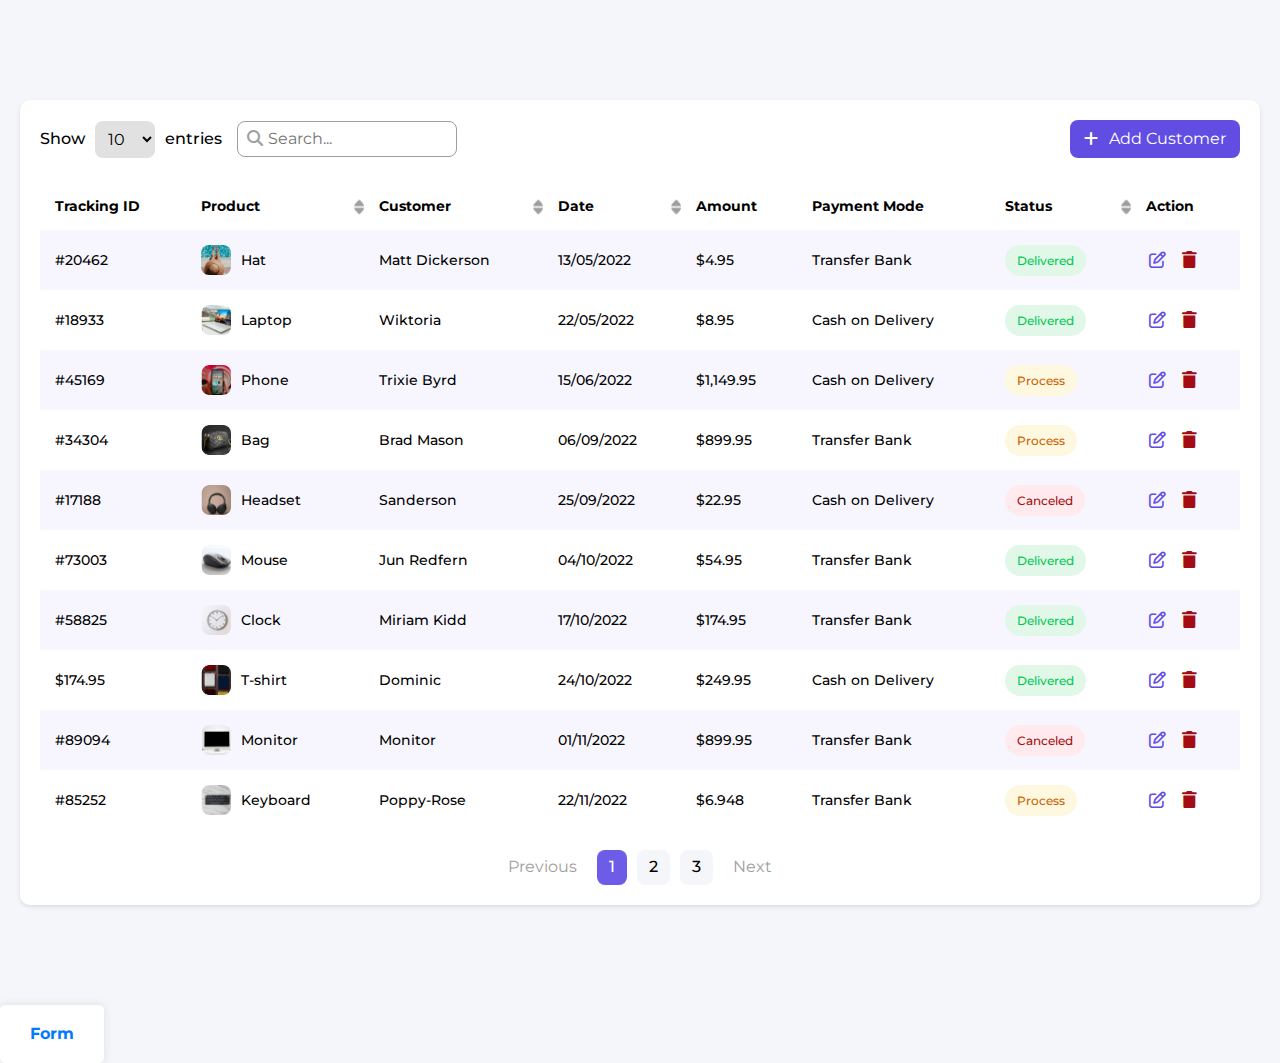
<file: index.html>
<!DOCTYPE html>
<html lang="en">
  <head>
    <meta charset="UTF-8" />
    <meta name="viewport" content="width=device-width, initial-scale=1.0" />
    <!-- css -->
    <link rel="stylesheet" href="style.css" />
    <link rel="stylesheet" href="normalize.css" />
    <!-- Font -->
    <link rel="preconnect" href="https://fonts.googleapis.com" />
    <link rel="preconnect" href="https://fonts.gstatic.com" crossorigin />
    <link
      href="https://fonts.googleapis.com/css2?family=Montserrat:ital,wght@0,100..900;1,100..900&display=swap"
      rel="stylesheet" />
    <link
      rel="stylesheet"
      href="https://cdnjs.cloudflare.com/ajax/libs/font-awesome/6.7.2/css/all.min.css"
      integrity="sha512-Evv84Mr4kqVGRNSgIGL/F/aIDqQb7xQ2vcrdIwxfjThSH8CSR7PBEakCr51Ck+w+/U6swU2Im1vVX0SVk9ABhg=="
      crossorigin="anonymous"
      referrerpolicy="no-referrer" />
    <!-- Favicon -->
    <link rel="icon" href="pe.icon" />
    <title>Order Tracking System</title>
  </head>
  <body>
    <!-- Table-Section -->
    <section class="Table">
      <div class="container">
        <!-- Header-Table -->
        <div class="header">
          <div class="right-headr">
            <div class="entries">
              <span>Show</span>
              <select>
                <option>10</option>
                <option>20</option>
                <option>30</option>
                <option>40</option>
              </select>
              <span>entries</span>
            </div>
            <div class="search">
              <input type="search" placeholder="Search..." />
              <span class="search-icon"
                ><i class="fa-solid fa-magnifying-glass"></i
              ></span>
            </div>
          </div>
          <button class="add-customer">
            <i class="fa-solid fa-plus"></i> Add Customer
          </button>
        </div>
        <!-- Table -->
        <table>
          <thead>
            <tr>
              <th>Tracking ID</th>
              <th>Product</th>
              <th>Customer</th>
              <th>Date</th>
              <th>Amount</th>
              <th>Payment Mode</th>
              <th>Status</th>
              <th>Action</th>
            </tr>
          </thead>
          <!--  -->
          <tbody>
            <!-- 1 -->
            <tr>
              <td>#20462</td>
              <td>
                <div class="product">
                  <img src="imge/Hat.jpg" alt="Hat" />
                  <span>Hat</span>
                </div>
              </td>
              <td>Matt Dickerson</td>
              <td>13/05/2022</td>
              <td>$4.95</td>
              <td>Transfer Bank</td>
              <td><span class="status delivered">Delivered</span></td>
              <td class="actions">
                <button>
                  <i
                    class="fa-regular fa-pen-to-square"
                    style="color: rgba(98, 77, 227, 1)"></i>
                </button>
                <button>
                  <i
                    class="fa-solid fa-trash"
                    style="color: rgba(163, 13, 17, 1)"></i>
                </button>
              </td>
            </tr>
            <!-- 2 -->
            <tr>
              <td>#18933</td>
              <td>
                <div class="product">
                  <img src="imge/Laptop.png" alt="Laptop" />
                  <span>Laptop</span>
                </div>
              </td>
              <td>Wiktoria</td>
              <td>22/05/2022</td>
              <td>$8.95</td>
              <td>Cash on Delivery</td>
              <td><span class="status delivered">Delivered</span></td>
              <td class="actions">
                <button>
                  <i
                    class="fa-regular fa-pen-to-square"
                    style="color: rgba(98, 77, 227, 1)"></i>
                </button>
                <button>
                  <i
                    class="fa-solid fa-trash"
                    style="color: rgba(163, 13, 17, 1)"></i>
                </button>
              </td>
            </tr>
            <!-- 3 -->
            <tr>
              <td>#45169</td>
              <td>
                <div class="product">
                  <img src="imge/Phone.png" alt="Phone" />
                  <span>Phone</span>
                </div>
              </td>
              <td>Trixie Byrd</td>
              <td>15/06/2022</td>
              <td>$1,149.95</td>
              <td>Cash on Delivery</td>
              <td><span class="status Process">Process</span></td>
              <td class="actions">
                <button>
                  <i
                    class="fa-regular fa-pen-to-square"
                    style="color: rgba(98, 77, 227, 1)"></i>
                </button>
                <button>
                  <i
                    class="fa-solid fa-trash"
                    style="color: rgba(163, 13, 17, 1)"></i>
                </button>
              </td>
            </tr>
            <!-- 4 -->
            <tr>
              <td>#34304</td>
              <td>
                <div class="product">
                  <img src="imge/Bag.png" alt="Bag" />
                  <span>Bag</span>
                </div>
              </td>
              <td>Brad Mason</td>
              <td>06/09/2022</td>
              <td>$899.95</td>
              <td>Transfer Bank</td>
              <td><span class="status Process">Process</span></td>
              <td class="actions">
                <button>
                  <i
                    class="fa-regular fa-pen-to-square"
                    style="color: rgba(98, 77, 227, 1)"></i>
                </button>
                <button>
                  <i
                    class="fa-solid fa-trash"
                    style="color: rgba(163, 13, 17, 1)"></i>
                </button>
              </td>
            </tr>
            <!-- 5 -->
            <tr>
              <td>#17188</td>
              <td>
                <div class="product">
                  <img src="imge/Headset.png" alt="Headset" />
                  <span>Headset</span>
                </div>
              </td>
              <td>Sanderson</td>
              <td>25/09/2022</td>
              <td>$22.95</td>
              <td>Cash on Delivery</td>
              <td><span class="status Canceled">Canceled</span></td>
              <td class="actions">
                <button>
                  <i
                    class="fa-regular fa-pen-to-square"
                    style="color: rgba(98, 77, 227, 1)"></i>
                </button>
                <button>
                  <i
                    class="fa-solid fa-trash"
                    style="color: rgba(163, 13, 17, 1)"></i>
                </button>
              </td>
            </tr>
            <!-- 6 -->
            <tr>
              <td>#73003</td>
              <td>
                <div class="product">
                  <img src="imge/Mouse.png" alt="Mouse" />
                  <span>Mouse</span>
                </div>
              </td>
              <td>Jun Redfern</td>
              <td>04/10/2022</td>
              <td>$54.95</td>
              <td>Transfer Bank</td>
              <td><span class="status delivered">Delivered</span></td>
              <td class="actions">
                <button>
                  <i
                    class="fa-regular fa-pen-to-square"
                    style="color: rgba(98, 77, 227, 1)"></i>
                </button>
                <button>
                  <i
                    class="fa-solid fa-trash"
                    style="color: rgba(163, 13, 17, 1)"></i>
                </button>
              </td>
            </tr>
            <!-- 7 -->
            <tr>
              <td>#58825</td>
              <td>
                <div class="product">
                  <img src="imge/Clock.png" alt="Clock" />
                  <span>Clock</span>
                </div>
              </td>
              <td>Miriam Kidd</td>
              <td>17/10/2022</td>
              <td>$174.95</td>
              <td>Transfer Bank</td>
              <td><span class="status delivered">Delivered</span></td>
              <td class="actions">
                <button>
                  <i
                    class="fa-regular fa-pen-to-square"
                    style="color: rgba(98, 77, 227, 1)"></i>
                </button>
                <button>
                  <i
                    class="fa-solid fa-trash"
                    style="color: rgba(163, 13, 17, 1)"></i>
                </button>
              </td>
            </tr>
            <!-- 8 -->
            <tr>
              <td>$174.95</td>
              <td>
                <div class="product">
                  <img src="imge/T-shirt.png" alt="T-shirt" />
                  <span>T-shirt</span>
                </div>
              </td>
              <td>Dominic</td>
              <td>24/10/2022</td>
              <td>$249.95</td>
              <td>Cash on Delivery</td>
              <td><span class="status delivered">Delivered</span></td>
              <td class="actions">
                <button>
                  <i
                    class="fa-regular fa-pen-to-square"
                    style="color: rgba(98, 77, 227, 1)"></i>
                </button>
                <button>
                  <i
                    class="fa-solid fa-trash"
                    style="color: rgba(163, 13, 17, 1)"></i>
                </button>
              </td>
            </tr>
            <!-- 9 -->
            <tr>
              <td>#89094</td>
              <td>
                <div class="product">
                  <img src="imge/Monitor.png" alt="Monitor" />
                  <span>Monitor</span>
                </div>
              </td>
              <td>Monitor</td>
              <td>01/11/2022</td>
              <td>$899.95</td>
              <td>Transfer Bank</td>
              <td><span class="status Canceled">Canceled</span></td>
              <td class="actions">
                <button>
                  <i
                    class="fa-regular fa-pen-to-square"
                    style="color: rgba(98, 77, 227, 1)"></i>
                </button>
                <button>
                  <i
                    class="fa-solid fa-trash"
                    style="color: rgba(163, 13, 17, 1)"></i>
                </button>
              </td>
            </tr>
            <!-- 10 -->
            <tr>
              <td>#85252</td>
              <td>
                <div class="product">
                  <img src="imge/Keyboard.png" alt="Keyboard" />
                  <span>Keyboard</span>
                </div>
              </td>
              <td>Poppy-Rose</td>
              <td>22/11/2022</td>
              <td>$6.948</td>
              <td>Transfer Bank</td>
              <td><span class="status Process">Process</span></td>
              <td class="actions">
                <button>
                  <i
                    class="fa-regular fa-pen-to-square"
                    style="color: rgba(98, 77, 227, 1)"></i>
                </button>
                <button>
                  <i
                    class="fa-solid fa-trash"
                    style="color: rgba(163, 13, 17, 1)"></i>
                </button>
              </td>
            </tr>
          </tbody>
          <!--  -->
        </table>
        <!-- Pagination -->
        <div class="pagination">
          <span class="previous">Previous</span>
          <button class="active">1</button>
          <button>2</button>
          <button>3</button>
          <span class="next">Next</span>
        </div>
      </div>
    </section>
    <a href="Form.html" target="_blank" class="form">Form</a>
    <style>
      .form {
        text-decoration: none;
        color: #007bff;
        font-weight: bold;
        transition: color 0.3s ease-in-out;
        padding: 20px 30px;
        background-color: #fff;
        border-radius: 5px;
        display: inline-block;
        box-shadow: 0 0 10px rgba(0, 0, 0, 0.1);
        transition: all 0.3s ease-in-out;
      }

      .form:hover {
        color: #fff;
        background-color: #007bff;
        box-shadow: 0 0 10px rgba(0, 0, 0, 0.3);
      }
    </style>
  </body>
</html>
</file>
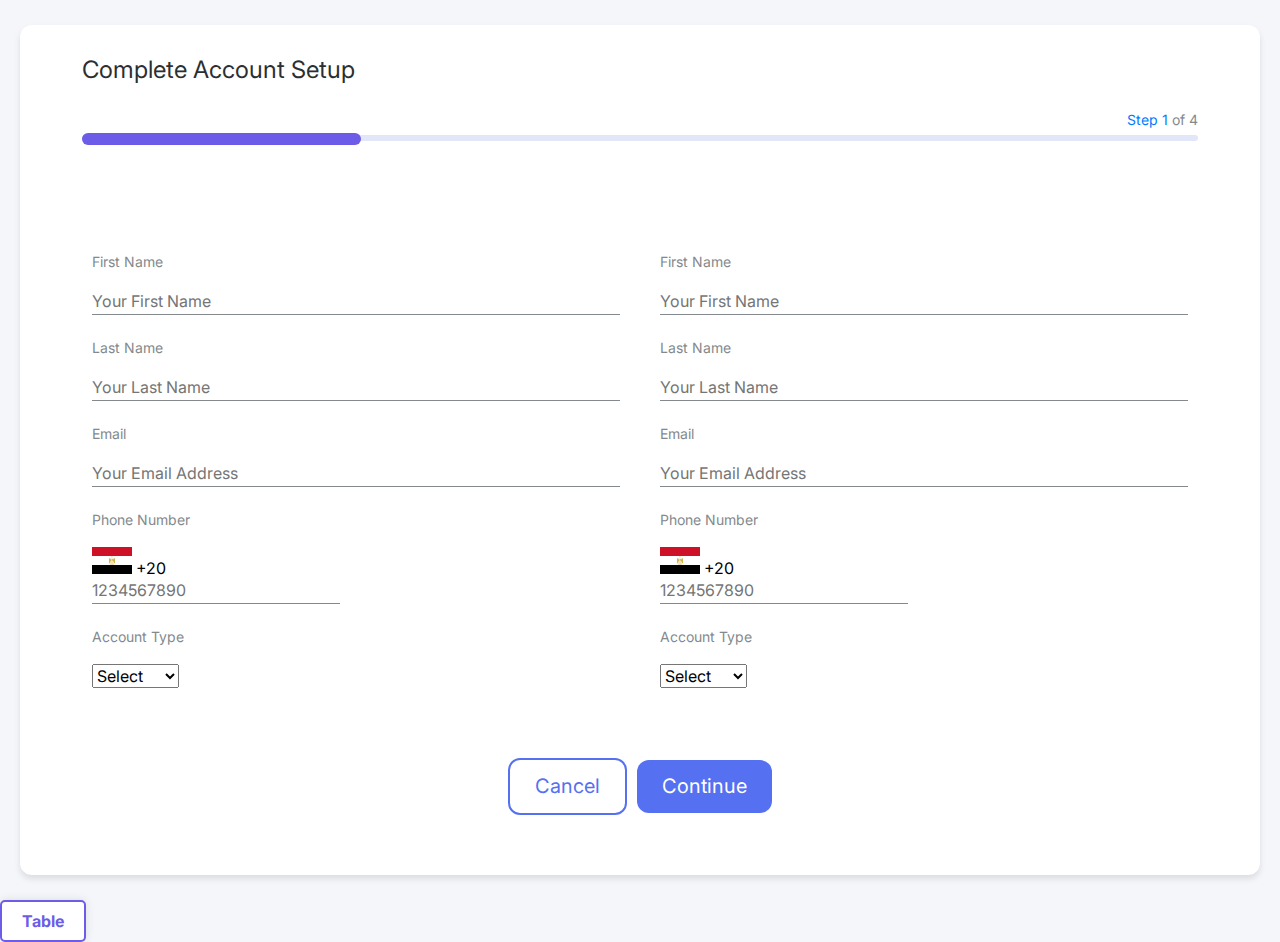
<file: Form.html>
<!DOCTYPE html>
<html lang="en">
  <head>
    <meta charset="UTF-8" />
    <meta name="viewport" content="width=device-width, initial-scale=1.0" />
    <!-- css -->
    <link rel="stylesheet" href="Form.css" />
    <link rel="stylesheet" href="normalize.css" />
    <!-- Font -->
    <link rel="preconnect" href="https://fonts.googleapis.com" />
    <link rel="preconnect" href="https://fonts.gstatic.com" crossorigin />
    <link
      href="https://fonts.googleapis.com/css2?family=Inter:ital,opsz,wght@0,14..32,100..900;1,14..32,100..900&display=swap"
      rel="stylesheet" />
    <!-- Favicon -->
    <link rel="icon" href="pe.icon" />
    <title>Form</title>
  </head>
  <body>
    <section class="form-section">
      <div class="container">
        <!--Heading-->
        <div class="heading">
          <h2>Complete Account Setup</h2>
          <div class="progress">
            <p><span>Step 1 </span>of 4</p>
          </div>
        </div>
        <!--  -->
        <form action="#">
          <div class="row">
            <div class="left col">
              <!--  -->
              <div class="form-group">
                <label for="firstName1">First Name</label>
                <input
                  type="text"
                  id="firstName1"
                  placeholder="Your First Name" />
              </div>
              <!--  -->
              <div class="form-group">
                <label for="lastName1">Last Name</label>
                <input
                  type="text"
                  id="lastName1"
                  placeholder="Your Last Name" />
              </div>
              <!--  -->
              <div class="form-group">
                <label for="email1">Email</label>
                <input
                  type="email"
                  id="email1"
                  placeholder="Your Email Address" />
              </div>
              <!--  -->
              <div class="form-group">
                <label for="phone1">Phone Number</label>
                <div class="phone-input">
                  <div class="country-select">
                    <div class="selected-country">
                      <img src="imge/eg.png" alt="Egypt" class="flag-img" />
                      <span class="code">+20</span>
                    </div>
                  </div>
                  <input type="tel" id="phone1" placeholder="1234567890" />
                </div>
              </div>
              <!--  -->
              <div class="form-group">
                <label for="accountType1">Account Type</label>
                <div class="select-wrapper">
                  <select id="accountType1">
                    <option value="" disabled selected>Select</option>
                    <option value="personal">Personal</option>
                    <option value="business">Business</option>
                  </select>
                </div>
              </div>
            </div>
            <!--  -->
            <div class="right col">
              <!--  -->
              <div class="form-group">
                <label for="firstName1">First Name</label>
                <input
                  type="text"
                  id="firstName1"
                  placeholder="Your First Name" />
              </div>
              <!--  -->
              <div class="form-group">
                <label for="lastName1">Last Name</label>
                <input
                  type="text"
                  id="lastName1"
                  placeholder="Your Last Name" />
              </div>
              <!--  -->
              <div class="form-group">
                <label for="email1">Email</label>
                <input
                  type="email"
                  id="email1"
                  placeholder="Your Email Address" />
              </div>
              <!--  -->
              <div class="form-group">
                <label for="phone1">Phone Number</label>
                <div class="phone-input">
                  <div class="country-select">
                    <div class="selected-country">
                      <img src="imge/eg.png" alt="Egypt" class="flag-img" />
                      <span class="code">+20</span>
                    </div>
                  </div>
                  <input type="tel" id="phone1" placeholder="1234567890" />
                </div>
              </div>
              <!--  -->
              <div class="form-group">
                <label for="accountType1">Account Type</label>
                <div class="select-wrapper">
                  <select id="accountType1">
                    <option value="" disabled selected>Select</option>
                    <option value="personal">Personal</option>
                    <option value="business">Business</option>
                  </select>
                </div>
              </div>
            </div>
          </div>
          <!--  -->
          <div class="button-group">
            <button type="button" class="cancel">Cancel</button>
            <button type="submit" class="continue">Continue</button>
          </div>
        </form>
        <!--  -->
      </div>
    </section>
    <a href="index.html" target="_blank" class="table">Table</a>
  </body>
</html>
</file>
<file: style.css>
* {
  margin: 0;
  padding: 0;
  box-sizing: border-box;
}
::-webkit-scrollbar {
  width: 10px;
  height: 10px;
}

::-webkit-scrollbar-thumb {
  background-color: #007bff;
  border-radius: 10px;
  box-shadow: inset 0 0 6px rgba(0, 0, 0, 0.3);
}

::-webkit-scrollbar-thumb:hover {
  background-color: #0056b3;
}

::-webkit-scrollbar-track {
  background-color: #f1f1f1;
  border-radius: 10px;
  box-shadow: inset 0 0 6px rgba(0, 0, 0, 0.3);
}
body {
  font-family: "Montserrat", serif;
  background-color: #f5f6fa;
}
.Table {
  padding: 100px 20px;
  display: flex;
  justify-content: center;
}
.container {
  background: white;
  border-radius: 10px;
  padding: 20px;
  box-shadow: 0 2px 4px rgba(0, 0, 0, 0.1);
  width: 100%;
  overflow-x: auto;
}
.header {
  display: flex;
  justify-content: space-between;
  align-items: center;
  margin-bottom: 25px;
  flex-wrap: wrap;
}
.right-headr {
  display: flex;
  align-items: center;
  gap: 15px;
  font-weight: 500;
}
.right-headr .entries {
  display: flex;
  align-items: center;
  gap: 10px;
}
.right-headr .entries select {
  padding: 8px 9px;
  border-radius: 8px;
  background-color: #64646431;
  border: none;
  outline: none;
  cursor: pointer;
}
.right-headr .search {
  position: relative;
}
.right-headr .search-icon {
  position: absolute;
  top: 50%;
  left: 10px;
  transform: translateY(-50%);
  color: rgba(158, 158, 158, 1);
}
.right-headr .search input {
  padding: 8px 30px;
  border: 1px solid rgba(158, 158, 158, 1);
  border-radius: 8px;
  width: 220px;
  outline: none;
}

.add-customer {
  background: rgba(98, 77, 227, 1);
  color: white;
  border: none;
  padding: 10px 14px;
  border-radius: 8px;
  cursor: pointer;
  white-space: nowrap;
  display: flex;
  align-items: center;
  gap: 10px;
  transition: all 0.1s ease-in-out;
}
.add-customer:hover {
  background: #6c5ce7;
}
/*  */
table {
  width: 100%;
  border-collapse: collapse;
  margin-bottom: 20px;
  font-weight: 500;
  font-size: 14px;
}

th,
td {
  padding: 15px;
  text-align: left;
}

th {
  color: rgba(0, 0, 0, 1);
  font-weight: 700;
  line-height: 17px;
  position: relative;
}
th:nth-child(2)::after,
th:nth-child(3)::after,
th:nth-child(4)::after,
th:nth-child(7)::after {
  content: "";
  position: absolute;
  top: 50%;
  transform: translateY(-50%);
  right: 0;
  width: 10px;
  height: 15px;
  border-radius: 50%;
  background: url(imge/Vector.svg) no-repeat center center / cover;
}
table tbody tr:nth-child(odd) {
  background-color: rgba(247, 246, 254, 1);
}
.product {
  display: flex;
  align-items: center;
  gap: 10px;
  /* white-space: nowrap; */
}
.product img {
  width: 30px;
  height: 30px;
  border-radius: 8px;
  object-fit: cover;
}
.status {
  padding: 8px 12px;
  border-radius: 15px;
  font-size: 12px;
  line-height: 15px;
  white-space: nowrap;
  /* display: inline-block; */
}
.delivered {
  background: #e1f8e9;
  color: #00c853;
}
.Process {
  background: #fff8e1;
  color: rgba(205, 98, 0, 1);
}
.Canceled {
  background: #ffebee;
  color: rgba(163, 13, 17, 1);
}
table tbody .actions {
  display: flex;
  gap: 8px;
  align-items: center;
}
table tbody .actions button {
  border: none;
  background: none;
  width: 24px;
  height: 30px;
  cursor: pointer;
  font-size: larger;
}
/*  */
.pagination {
  display: flex;
  justify-content: center;
  align-items: center;
  gap: 10px;
  flex-wrap: wrap;
}
.pagination span {
  display: inline-block;
  color: rgba(158, 158, 158, 1);
  margin: 0 10px;
  cursor: pointer;
  transition: all 0.1s ease-in-out;
}
.pagination span:hover {
  color: #6c5ce7;
}
.pagination button {
  padding: 8px 12px;
  border: none;
  background: #f5f6fa;
  border-radius: 8px;
  cursor: pointer;
  font-weight: 500;
  font-size: 16px;
  transition: all 0.2s;
}
.pagination button.active,
.pagination button:hover {
  background: #6c5ce7;
  color: white;
  border-color: #6c5ce7;
}

/* Responsive Design */
@media screen and (max-width: 768px) {
  .Table {
    padding: 10px;
  }

  .container {
    padding: 15px;
  }
  .header {
    flex-direction: column;
    gap: 25px;
  }
  .right-headr .search input {
    width: auto;
  }
  .add-customer {
    justify-content: center;
    width: 100%;
  }
  table {
    font-size: 12px;
    width: max-content;
  }
}
/*  */
</file>
<file: Form.css>
* {
  margin: 0;
  padding: 0;
  box-sizing: border-box;
}
::-webkit-scrollbar {
  width: 10px;
  height: 10px;
}

::-webkit-scrollbar-thumb {
  background-color: #007bff;
  border-radius: 10px;
  box-shadow: inset 0 0 6px rgba(0, 0, 0, 0.3);
}

::-webkit-scrollbar-thumb:hover {
  background-color: #0056b3;
}

::-webkit-scrollbar-track {
  background-color: #f1f1f1;
  border-radius: 10px;
  box-shadow: inset 0 0 6px rgba(0, 0, 0, 0.3);
}
body {
  font-family: "Inter", serif;
  background-color: #f5f6fa;
}
/* Form Section Styles */
.form-section {
  min-height: 100vh;
  display: flex;
  align-items: center;
  justify-content: center;
  background-color: #f5f6fa;
  padding: 20px;
}

.container {
  background: white;
  border-radius: 12px;
  padding: 0 32px;
  box-shadow: 0 4px 6px rgba(0, 0, 0, 0.1);
  width: 100%;
  margin: 0 auto;
}

.heading {
  margin-bottom: 20px;
  padding: 30px;
  display: flex;
  flex-flow: column wrap;
  gap: 50px;
  margin-bottom: 30px;
}

.heading h2 {
  font-size: 24px;
  color: rgba(43, 47, 50, 1);
  font-weight: 400;
  line-height: 30px;
}

.heading .progress {
  position: relative;
  height: 6px;
  background: rgba(226, 230, 249, 1);
  border-radius: 20px;
  margin-bottom: 8px;
}
.heading .progress::after {
  content: "";
  position: absolute;
  top: -2.5px;
  left: 0;
  height: 12px;
  width: 25%;
  background: #6c5ce7;
  border-radius: 20px;
}

.heading .progress p {
  display: block;
  position: absolute;
  top: -30px;
  right: 0;
  font-size: 14px;
  color: rgba(131, 137, 140, 1);
  font-weight: 400;
  line-height: 30px;
  cursor: pointer;
}
.heading .progress p span {
  color: #007bff;
}
/*  */
/* Form Styles */
form {
  padding: 30px;
  margin: 10px auto;
}
form .row {
  display: flex;
  flex-flow: row wrap;
  gap: 20px;
}
form .row .col {
  flex: 1;
  padding: 10px;
}
form .row .form-group {
  display: flex;
  flex-flow: column wrap;
  gap: 10px;
  margin-bottom: 20px;
}
form .row .form-group label {
  font-size: 14px;
  color: rgba(131, 137, 140, 1);
  font-weight: 400;
  line-height: 25px;
}
form .row .form-group input {
  font-size: 16px;
  color: rgba(43, 47, 50, 1);
  font-weight: 400;
  line-height: 25px;
  border: none;
  border-bottom: 1px solid rgba(131, 137, 140, 1);
  outline: none;
}

label {
  font-size: 14px;
  color: #333;
  margin-bottom: 5px;
}

/*  */
/* Button Group Styles */
form .button-group {
  display: flex;
  align-items: center;
  justify-content: center;
  gap: 10px;
  margin-top: 20px;
  padding: 20px;
}
form .button-group button {
  padding: 14px 25px;
  border-radius: 12px;
  cursor: pointer;
  font-size: 20px;
  font-weight: 400;
  line-height: 25px;
  transition: all 0.1s ease-in-out;
}
form .button-group .cancel {
  border: 2px solid rgba(85, 112, 241, 1);
  color: rgba(85, 112, 241, 1);
  background: white;
}
form .button-group .continue {
  border: none;
  color: white;
  background: rgba(85, 112, 241, 1);
}
form .button-group .continue:hover {
  background: #6c5ce7;
}
/*  */
.table {
  text-decoration: none;
  color: #6c5ce7;
  font-weight: bold;
  transition: color 0.3s ease-in-out;
  padding: 10px 20px;
  background-color: #fff;
  border: 2px solid #6c5ce7;
  border-radius: 5px;
  display: inline-block;
  box-shadow: 0 0 10px rgba(0, 0, 0, 0.1);
}

.table:hover {
  color: #fff;
  background-color: #6c5ce7;
  box-shadow: 0 0 10px rgba(0, 0, 0, 0.3);
}
</file>
